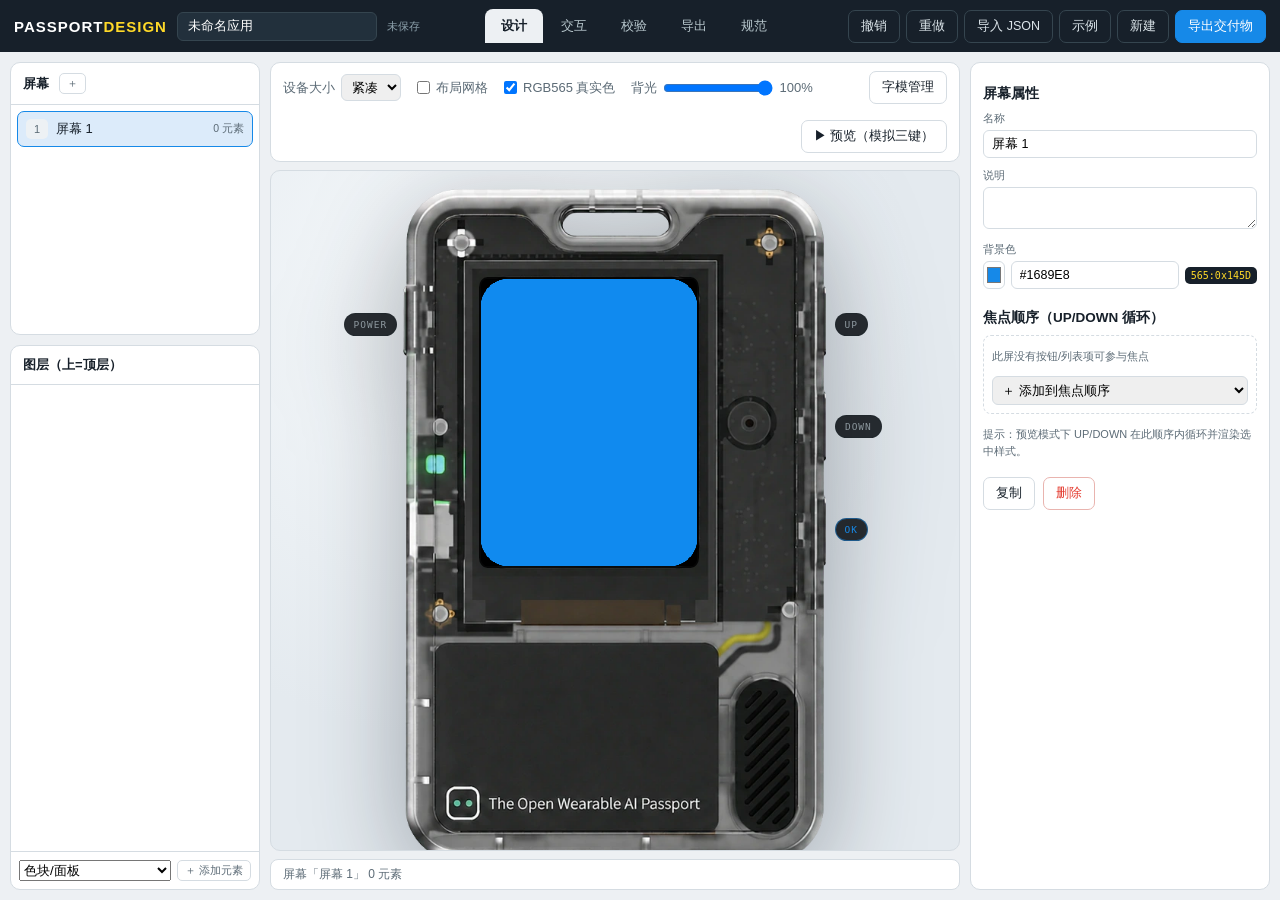
<file: index.html>
<!DOCTYPE html>
<html lang="zh-CN">
<head>
<meta charset="UTF-8">
<meta name="viewport" content="width=device-width, initial-scale=1.0">
<title>Passport Design — AI Passport UI/UX 设计工作台</title>
<link rel="stylesheet" href="css/app.css">
</head>
<body>

<header id="topbar">
  <div class="brand">PASSPORT<span>DESIGN</span></div>
  <input id="projName" class="proj-name" title="应用名称" spellcheck="false">
  <div class="save-state" id="saveState">未保存</div>
  <nav id="tabs">
    <button class="tab active" data-tab="design">设计</button>
    <button class="tab" data-tab="flow">交互</button>
    <button class="tab" data-tab="check">校验</button>
    <button class="tab" data-tab="export">导出</button>
    <button class="tab" data-tab="spec">规范</button>
  </nav>
  <div class="top-actions">
    <button id="btnUndo" class="btn ghost" title="Ctrl+Z">撤销</button>
    <button id="btnRedo" class="btn ghost" title="Ctrl+Y">重做</button>
    <button id="btnImport" class="btn ghost">导入 JSON</button>
    <button id="btnLoadExample" class="btn ghost">示例</button>
    <button id="btnNewDoc" class="btn ghost">新建</button>
    <button id="btnExportTop" class="btn primary">导出交付物</button>
  </div>
</header>

<main>
  <!-- ==================== 设计 ==================== -->
  <section id="tab-design" class="tab-pane active">
    <aside class="left">
      <div class="panel grow">
        <div class="panel-head">
          <span>屏幕</span>
          <button id="btnAddScreen" class="mini">＋</button>
        </div>
        <div id="screensList" class="list"></div>
      </div>
      <div class="panel grow-2">
        <div class="panel-head"><span>图层（上=顶层）</span></div>
        <div id="layersList" class="list"></div>
        <div class="add-row">
          <select id="elTypeSel">
            <option value="rect">色块/面板</option>
            <option value="label">文本</option>
            <option value="button">按钮</option>
            <option value="listItem">列表项</option>
            <option value="progress">进度条</option>
            <option value="arc">圆弧仪表</option>
            <option value="image">图片</option>
            <option value="icon">LVGL 图标</option>
            <option value="battery">电量显示</option>
          </select>
          <button id="btnAddEl" class="mini">＋ 添加元素</button>
        </div>
      </div>
    </aside>

    <div class="center">
      <div class="toolbar">
        <label>设备大小
          <select id="devSizeSel">
            <option value="460" selected>紧凑</option>
            <option value="560">标准</option>
            <option value="680">宽松</option>
            <option value="820">特大</option>
          </select>
        </label>
        <label class="chk"><input type="checkbox" id="chkGrid"> 布局网格</label>
        <label class="chk"><input type="checkbox" id="chkRgb565" checked> RGB565 真实色</label>
        <label class="bl">背光
          <input type="range" id="rangeBacklight" min="0" max="100" value="100">
          <span id="lblBacklight">100%</span>
        </label>
        <button id="btnFonts" class="btn" title="字体与字模（字符清单）管理">字模管理</button>
        <button id="btnPreview" class="btn">▶ 预览（模拟三键）</button>
      </div>

      <div class="canvas-stage" id="canvasStage">
        <div class="device-shell">
          <div class="device-wrap" id="deviceWrap">
            <img class="device-photo" src="assets/device-front.png" alt="FoloToy AI Passport">
            <!-- 屏幕区：对位照片点亮显示区（126,142,284×378 / 605×931，像素扫描测定）-->
            <div class="screen-holder">
              <canvas id="viewCanvas"></canvas>
              <canvas id="overlayCanvas"></canvas>
              <div class="screen-off">屏幕已关闭<br><span>POWER 唤醒</span></div>
            </div>
            <!-- 真机键位：单击=CLICK，长按 500ms=LONG，双击=DOUBLE -->
            <div class="key-chip power" data-key="POWER" title="电源：熄屏 / 唤醒">POWER</div>
            <div class="key-chip up" data-key="UP" title="UP">UP</div>
            <div class="key-chip down" data-key="DOWN" title="DOWN">DOWN</div>
            <div class="key-chip ok" data-key="OK" title="OK">OK</div>
          </div>
          <div class="device-foot">FoloToy AI Passport · 240×320 ST7789P3 · 无触摸屏 · 三键 ADC 阶梯键 · 圆角 30px 遮罩</div>
        </div>
      </div>

      <div class="statusbar" id="statusbar">就绪</div>
    </div>

    <aside class="right">
      <div id="propsPanel" class="panel grow scroll"></div>
    </aside>
  </section>

  <!-- ==================== 交互 ==================== -->
  <section id="tab-flow" class="tab-pane">
    <div class="flow-wrap">
      <div class="panel">
        <div class="panel-head">
          <span>三键绑定矩阵</span>
          <select id="flowScreenSel"></select>
        </div>
        <div id="keyMatrix" class="matrix"></div>
        <div id="flowLegend" class="hint pad"></div>
      </div>
      <div class="panel">
        <div class="panel-head"><span>导航图（点击节点跳转）</span></div>
        <svg id="navGraph" class="nav-graph"></svg>
      </div>
    </div>
  </section>

  <!-- ==================== 校验 ==================== -->
  <section id="tab-check" class="tab-pane">
    <div class="check-page">
      <div class="panel-head big">
        <span>设计规则校验</span>
        <button id="btnRunCheck" class="btn primary">重新校验</button>
      </div>
      <div id="checkSummary" class="check-summary"></div>
      <div id="checkList" class="check-list"></div>
      <div class="hint pad">
        点击任意条目可跳转到对应屏幕/元素。错误必须清零后再导出交付；警告建议修复；
        提示为项目经验（字模、LVGL 池、电量约定等）。规则依据 ai-passport 仓库文档与社区经验。
      </div>
    </div>
  </section>

  <!-- ==================== 导出 ==================== -->
  <section id="tab-export" class="tab-pane">
    <div class="export-wrap">
      <div class="panel">
        <div class="panel-head"><span>交付物（交给开发代理）</span></div>
        <div class="export-actions">
          <button id="btnExportJson" class="btn primary">design.json（UI/UX 数据）</button>
          <button id="btnExportMd" class="btn primary">handoff.md（开发交接文档）</button>
          <button id="btnExportPng" class="btn">屏幕 PNG 快照</button>
          <button id="btnExportAll" class="btn">全部导出</button>
          <button id="btnCopyMd" class="btn ghost">复制交接文档</button>
        </div>
        <div class="hint pad">
          handoff.md 是 UI/UX 的唯一规格来源：逐元素像素级规格 + RGB565 色值 + 字模字符清单 +
          三键交互表 + 行为注记 + 验收清单。开发代理按 ai-passport 的 AGENTS.md / passport-develop 流程实现，
          并以 PNG 快照做逐像素对照。交付前请在「设计」页开预览模式，用真机键位完整走查一遍交互。
        </div>
        <div class="panel-head"><span>字体子集生成命令（如用到自定义子集）</span></div>
        <textarea id="fontCmds" class="code-area" rows="6" readonly></textarea>
        <div class="panel-head"><span>handoff.md 预览</span></div>
        <textarea id="handoffPreview" class="code-area" rows="22" readonly></textarea>
      </div>
    </div>
  </section>

  <!-- ==================== 规范 ==================== -->
  <section id="tab-spec" class="tab-pane">
    <div class="spec-wrap">
      <div class="panel">
        <div class="panel-head">
          <span>规范 · 方法 · 流程</span>
          <div id="specTabs" class="subtabs"></div>
          <button id="btnCopyPrompt" class="btn primary">复制 AI 设计提示词</button>
        </div>
        <div id="specBody"></div>
        <div class="hint pad">
          完整规范文档（供 AI agent 直接读取）：本目录 <code>docs/DESIGN_SPEC.md</code>（数据规范）、
          <code>docs/AI_DESIGN_GUIDE.md</code>（AI 设计流程）、<code>docs/DEV_HANDOFF_GUIDE.md</code>（开发还原指南）。
          AI 设计产出 design.json 后，用顶栏「导入 JSON」载入本工具校验与微调。
        </div>
      </div>
    </div>
  </section>
</main>

<div id="toast"></div>

<script src="js/util.js"></script>
<script src="js/model.js"></script>
<script src="js/example-data.js"></script>
<script src="js/widgets.js"></script>
<script src="js/render.js"></script>
<script src="js/validate.js"></script>
<script src="js/export.js"></script>
<script src="js/docs.js"></script>
<script src="js/editor.js"></script>
<script src="js/interaction.js"></script>
<script src="js/panels.js"></script>
<script src="js/app.js"></script>
</body>
</html>
</file>
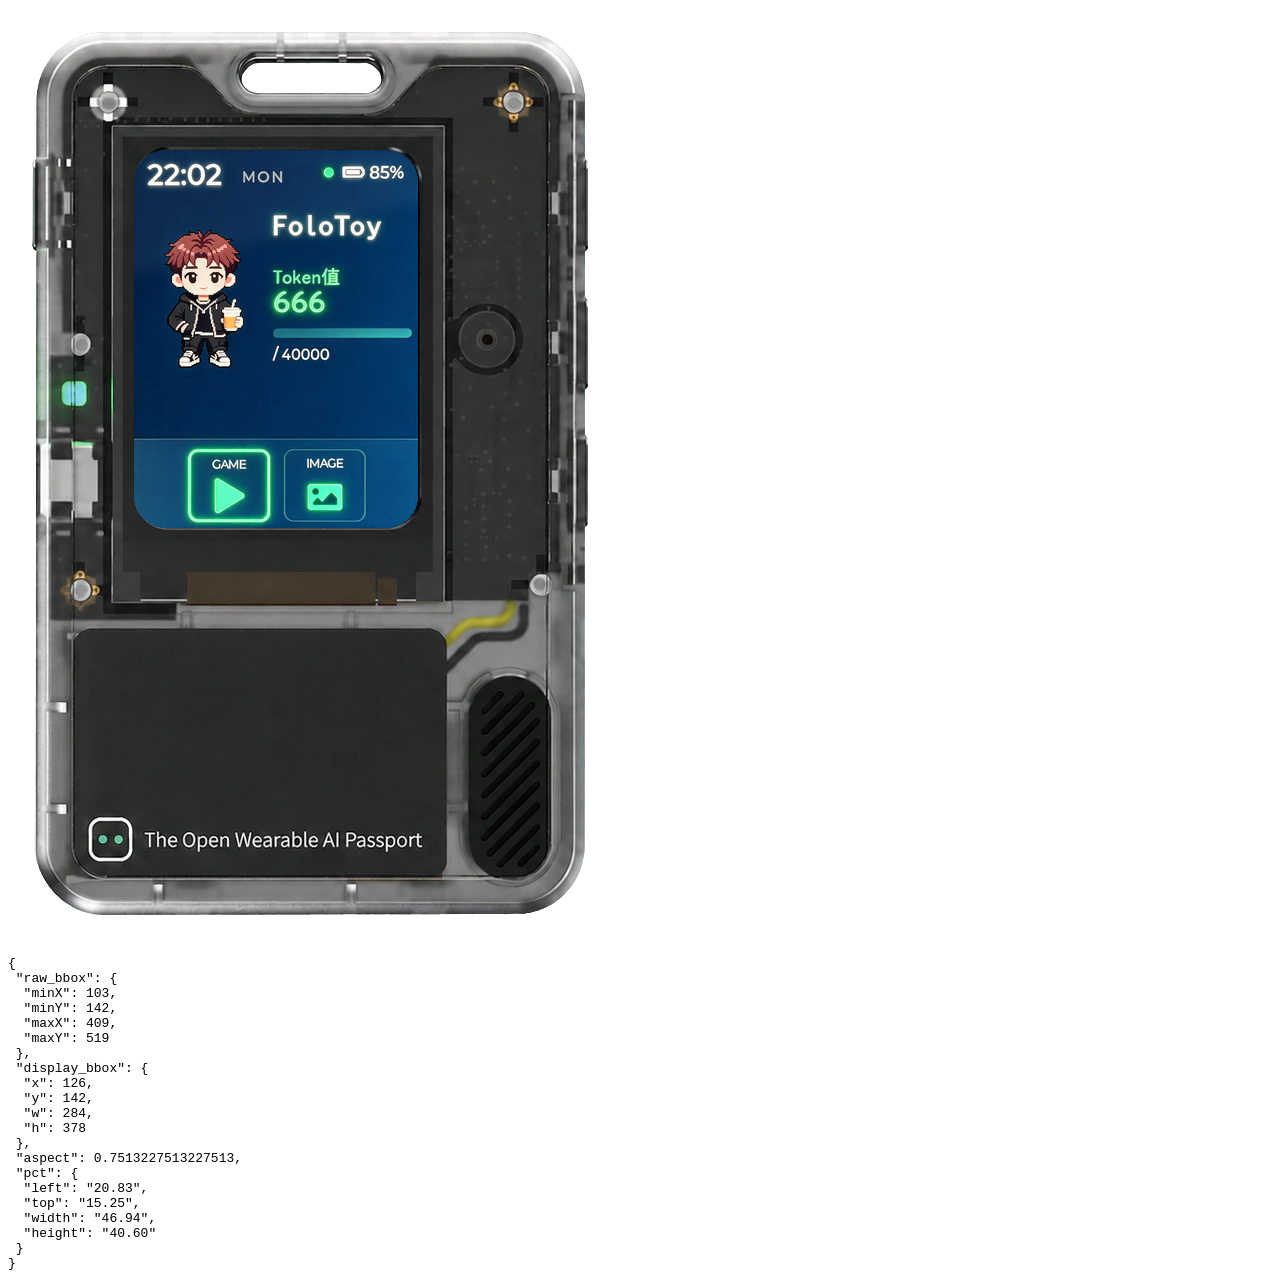
<file: tests/measure-blue.html>
<!DOCTYPE html>
<html><head><meta charset="utf-8"></head>
<body>
<canvas id="c" width="605" height="931"></canvas>
<pre id="out">loading…</pre>
<script>
// 精确测量照片中"点亮显示区"的边界：
// 1) 屏幕内容是蓝/亮色系，机壳是灰/暗色 → 用颜色分类找屏幕像素
// 2) 分行/列统计屏幕像素，取包围盒
const img = new Image();
img.onload = () => {
  const ctx = document.getElementById('c').getContext('2d');
  ctx.drawImage(img, 0, 0);
  const d = ctx.getImageData(0, 0, 605, 931).data;
  function px(x, y) {
    const i = (y * 605 + x) * 4;
    return { r: d[i], g: d[i + 1], b: d[i + 2] };
  }
  // 屏幕内容判定：蓝底 UI（b 明显大于 r）或亮青/绿/黄/红/白内容（亮度高且饱和度高）
  function isScreen(p) {
    const max = Math.max(p.r, p.g, p.b), min = Math.min(p.r, p.g, p.b);
    const sat = max - min;
    const blue = p.b > p.r + 18 && p.b > 60;         // 蓝色 UI 背景/文字
    const vivid = sat > 55 && max > 110;             // 鲜艳内容（绿按钮/黄字/红字）
    return blue || vivid;
  }
  // 在候选区域内求包围盒（逐步收紧，排除机壳上的彩色小件）
  let minX = 999, minY = 999, maxX = -1, maxY = -1;
  const counts = {};
  for (let y = 100; y < 580; y++) {
    for (let x = 100; x < 470; x++) {
      if (isScreen(px(x, y))) {
        if (x < minX) minX = x;
        if (x > maxX) maxX = x;
        if (y < minY) minY = y;
        if (y > maxY) maxY = y;
        counts[y] = (counts[y] || 0) + 1;
      }
    }
  }
  // 行直方图：连续大面积命中才是屏幕
  const rows = Object.keys(counts).map(Number).sort((a, b) => a - b);
  const bigRows = rows.filter(y => counts[y] > 80);
  let minBY = bigRows[0], maxBY = bigRows[bigRows.length - 1];
  // 列直方图
  const colCounts = {};
  for (let y = minBY; y <= maxBY; y++) {
    for (let x = 100; x < 470; x++) {
      if (isScreen(px(x, y))) colCounts[x] = (colCounts[x] || 0) + 1;
    }
  }
  const cols = Object.keys(colCounts).map(Number).sort((a, b) => a - b);
  const bigCols = cols.filter(x => colCounts[x] > 80);
  let minBX = bigCols[0], maxBX = bigCols[bigCols.length - 1];

  document.getElementById('out').textContent = JSON.stringify({
    raw_bbox: { minX, minY, maxX, maxY },
    display_bbox: { x: minBX, y: minBY, w: maxBX - minBX + 1, h: maxBY - minBY + 1 },
    aspect: (maxBX - minBX + 1) / (maxBY - minBY + 1),
    pct: {
      left: (minBX / 605 * 100).toFixed(2),
      top: (minBY / 931 * 100).toFixed(2),
      width: ((maxBX - minBX + 1) / 605 * 100).toFixed(2),
      height: ((maxBY - minBY + 1) / 931 * 100).toFixed(2)
    }
  }, null, 1);
  document.title = 'ready';
};
img.src = '../assets/device-front.png';
</script>
</body></html>
</file>
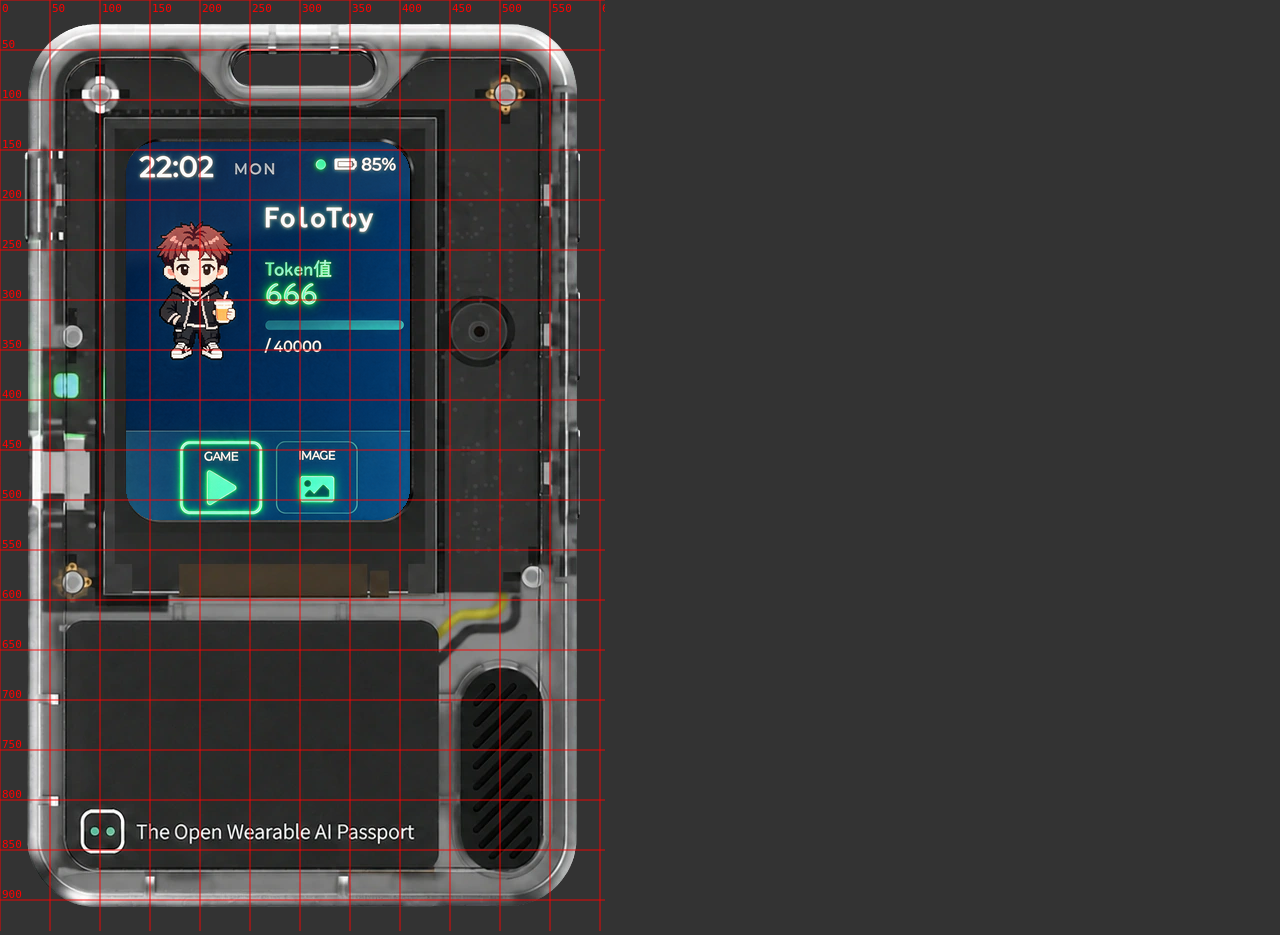
<file: tests/measure-photo.html>
<!DOCTYPE html>
<html><head><meta charset="utf-8"><style>body{margin:0;background:#333}</style></head>
<body>
<canvas id="c" width="605" height="931"></canvas>
<script>
const img = new Image();
img.onload = () => {
  const ctx = document.getElementById('c').getContext('2d');
  ctx.drawImage(img, 0, 0);
  ctx.strokeStyle = 'rgba(255,0,0,0.9)'; ctx.fillStyle = 'red'; ctx.font = '11px monospace';
  for (let x = 0; x <= 605; x += 50) { ctx.beginPath(); ctx.moveTo(x, 0); ctx.lineTo(x, 931); ctx.stroke(); ctx.fillText(x, x + 2, 12); }
  for (let y = 0; y <= 931; y += 50) { ctx.beginPath(); ctx.moveTo(0, y); ctx.lineTo(605, y); ctx.stroke(); ctx.fillText(y, 2, y - 2); }
  document.title = 'ready';
};
img.src = '../assets/device-front.png';
</script>
</body></html>
</file>
<file: css/app.css>
/* passport_design — app.css
   工具界面：浅色工作台 + 深色设备模拟框。设备画布 240×320 最近邻缩放。 */

* { box-sizing: border-box; margin: 0; padding: 0; }

:root {
  --bg: #EDF0F3;
  --panel: #FFFFFF;
  --line: #D5DCE2;
  --ink: #17202A;
  --muted: #5C6B76;
  --accent: #1689E8;
  --accent-dark: #0872C9;
  --yellow: #FFD928;
  --red: #E43B2F;
  --green: #55951D;
  --mono: "Cascadia Code", "JetBrains Mono", Consolas, monospace;
}

html, body { height: 100%; }
body {
  font-family: "Segoe UI", "Microsoft YaHei", "PingFang SC", sans-serif;
  font-size: 13px;
  color: var(--ink);
  background: var(--bg);
  display: flex;
  flex-direction: column;
  overflow: hidden;
}

/* ---------- 顶栏 ---------- */
#topbar {
  display: flex;
  align-items: center;
  gap: 10px;
  padding: 0 14px;
  height: 52px;
  background: #17202A;
  color: #fff;
  flex: 0 0 auto;
}
.brand { font-weight: 800; letter-spacing: 1px; font-size: 15px; }
.brand span { color: var(--yellow); }
.proj-name {
  background: #22303C;
  border: 1px solid #35454F;
  color: #fff;
  border-radius: 6px;
  padding: 6px 10px;
  width: 200px;
  font-size: 13px;
}
.save-state { color: #8FA3AE; font-size: 11px; min-width: 80px; }
#tabs { display: flex; gap: 2px; margin-left: 8px; }
.tab {
  background: transparent;
  color: #B7C6CC;
  border: none;
  padding: 8px 16px;
  border-radius: 8px 8px 0 0;
  cursor: pointer;
  font-size: 13px;
}
.tab:hover { color: #fff; background: #22303C; }
.tab.active { color: var(--ink); background: var(--bg); font-weight: 600; }
.top-actions { margin-left: auto; display: flex; gap: 6px; }

/* ---------- 按钮 ---------- */
.btn {
  border: 1px solid var(--line);
  background: #fff;
  color: var(--ink);
  border-radius: 7px;
  padding: 7px 12px;
  cursor: pointer;
  font-size: 12.5px;
}
.btn:hover { border-color: var(--accent); color: var(--accent-dark); }
.btn.primary { background: var(--accent); border-color: var(--accent); color: #fff; }
.btn.primary:hover { background: var(--accent-dark); }
.btn.ghost { background: transparent; color: #DCE5EA; border-color: #35454F; }
.btn.ghost:hover { border-color: var(--yellow); color: var(--yellow); }
.panel .btn.ghost { color: var(--ink); border-color: var(--line); }
.panel .btn.ghost:hover { border-color: var(--accent); color: var(--accent-dark); }
.btn.danger { color: var(--red); border-color: #E9B4AF; }
.btn.danger:hover { background: var(--red); color: #fff; border-color: var(--red); }
.btn.active { background: var(--yellow); border-color: var(--yellow); color: var(--ink); }
.mini {
  border: 1px solid var(--line);
  background: #fff;
  border-radius: 5px;
  padding: 2px 7px;
  cursor: pointer;
  font-size: 11px;
  color: var(--muted);
}
.mini:hover { border-color: var(--accent); color: var(--accent-dark); }
.mini.danger:hover { border-color: var(--red); color: var(--red); }

/* ---------- 布局 ---------- */
main { flex: 1; overflow: hidden; }
.tab-pane { display: none; height: 100%; }
.tab-pane.active { display: flex; }

#tab-design { gap: 10px; padding: 10px; }
aside.left, aside.right {
  width: 250px;
  flex: 0 0 auto;
  display: flex;
  flex-direction: column;
  gap: 10px;
  min-height: 0;
}
aside.right { width: 300px; }
.center { flex: 1; display: flex; flex-direction: column; gap: 8px; min-width: 0; }

.panel {
  background: var(--panel);
  border: 1px solid var(--line);
  border-radius: 10px;
  display: flex;
  flex-direction: column;
  min-height: 0;
}
.panel.grow { flex: 1; }
.panel.grow-2 { flex: 2; }
.panel.scroll { overflow-y: auto; padding: 12px; }
.panel-head {
  display: flex;
  align-items: center;
  gap: 10px;
  padding: 10px 12px;
  border-bottom: 1px solid var(--line);
  font-weight: 600;
  flex: 0 0 auto;
}
.panel-head.big { font-size: 15px; padding: 14px 16px; }
.panel-head .subtabs { display: flex; gap: 4px; margin-left: 8px; }
.panel-head .btn { margin-left: auto; }
.subtab {
  border: 1px solid var(--line);
  background: #F4F6F8;
  border-radius: 6px;
  padding: 4px 10px;
  cursor: pointer;
  font-size: 12px;
}
.subtab.active { background: var(--accent); color: #fff; border-color: var(--accent); }

/* ---------- 列表 ---------- */
.list { overflow-y: auto; flex: 1; padding: 6px; }
.list-row {
  display: flex;
  align-items: center;
  gap: 8px;
  padding: 7px 8px;
  border-radius: 7px;
  cursor: pointer;
  border: 1px solid transparent;
}
.list-row:hover { background: #F0F5FA; }
.list-row.active { background: #DCEBFA; border-color: var(--accent); }
.row-idx {
  width: 22px; height: 20px;
  display: flex; align-items: center; justify-content: center;
  background: #EDF1F4;
  border-radius: 5px;
  font-size: 11px;
  color: var(--muted);
  flex: 0 0 auto;
}
.row-name { flex: 1; white-space: nowrap; overflow: hidden; text-overflow: ellipsis; }
.row-sub { font-size: 10.5px; color: var(--muted); flex: 0 0 auto; }
.row-actions { display: none; gap: 2px; }
.list-row:hover .row-actions { display: flex; }
.row-actions.pad { display: flex; gap: 8px; margin-top: 12px; }

.add-row {
  display: flex;
  gap: 6px;
  padding: 8px;
  border-top: 1px solid var(--line);
}
.add-row select { flex: 1; }

/* ---------- 工具条 / 画布 ---------- */
.toolbar {
  display: flex;
  align-items: center;
  gap: 16px;
  background: var(--panel);
  border: 1px solid var(--line);
  border-radius: 10px;
  padding: 8px 12px;
  flex-wrap: wrap;
}
.toolbar label { display: flex; align-items: center; gap: 6px; color: var(--muted); }
.toolbar select { padding: 4px 6px; border: 1px solid var(--line); border-radius: 6px; }
.toolbar .chk { cursor: pointer; }
.toolbar .bl input[type=range] { width: 110px; }
.toolbar .btn { margin-left: auto; }

.canvas-stage {
  flex: 1;
  display: flex;
  align-items: center;
  justify-content: center;
  overflow: auto;
  background:
    radial-gradient(circle at 30% 20%, #F7FAFC 0, #E4EAEF 60%);
  border: 1px solid var(--line);
  border-radius: 10px;
  min-height: 0;
}
.statusbar {
  background: var(--panel);
  border: 1px solid var(--line);
  border-radius: 8px;
  padding: 6px 12px;
  color: var(--muted);
  font-size: 12px;
  flex: 0 0 auto;
}

/* ---------- 真机设备壳（产品照 + 屏幕对位 + 键位贴片）---------- */
.device-shell {
  margin: auto;
  display: flex;
  flex-direction: column;
  align-items: center;
  gap: 10px;
}
.device-wrap {
  position: relative;
  width: 460px;              /* 设备大小由 #devSizeSel 控制 */
  max-width: 100%;
  filter: drop-shadow(0 22px 50px rgba(20, 30, 40, 0.35));
}
.device-photo { width: 100%; display: block; border-radius: 18px; }
.device-foot { color: var(--muted); font-size: 10.5px; letter-spacing: 0.5px; }

/* 屏幕区：对位照片点亮显示区（126,142,284×378 / 605×931 → 百分比，像素扫描测定，比例≈3:4），画布 100% 填满 */
.screen-holder {
  position: absolute;
  left: 20.83%;
  top: 15.25%;
  width: 46.94%;
  height: 40.60%;
  border-radius: 3%;
  overflow: hidden;
  background: #000;
  box-shadow: 0 0 0 2px rgba(0, 0, 0, 0.85);
}
#viewCanvas {
  position: absolute;
  inset: 0;
  width: 100%;
  height: 100%;
  image-rendering: pixelated;
  cursor: default;
}
#overlayCanvas {
  position: absolute;
  inset: 0;
  width: 100%;
  height: 100%;
  pointer-events: none;
}
.screen-off {
  position: absolute;
  inset: 0;
  background: #05070a;
  color: #8d989f;
  display: none;
  align-items: center;
  justify-content: center;
  text-align: center;
  font-size: 12px;
  line-height: 1.9;
}
.screen-off span { font-size: 10px; color: #4a555c; }
.device-wrap.off .screen-off { display: flex; }

/* 键位贴片（长按 500ms=LONG，双击=DOUBLE） */
.key-chip {
  position: absolute;
  padding: 5px 9px;
  border-radius: 999px;
  border: 1px solid rgba(23, 32, 42, 0.25);
  background: rgba(13, 18, 22, 0.88);
  color: #8d989f;
  font-family: var(--mono);
  font-size: 9.5px;
  letter-spacing: 1px;
  cursor: pointer;
  user-select: none;
  z-index: 4;
}
.key-chip:hover { border-color: var(--accent); color: var(--accent); }
.key-chip.pressed {
  background: var(--accent);
  color: #fff;
  border-color: var(--accent);
  box-shadow: 0 0 14px rgba(22, 137, 232, 0.55);
}
.key-chip.power { left: -9%; top: 20%; }
.key-chip.up { right: -5%; top: 20%; }
.key-chip.down { right: -8%; top: 34.5%; }
.key-chip.ok { right: -5%; top: 49%; border-color: rgba(22, 137, 232, 0.5); color: var(--accent); }
.previewing .key-chip { border-color: var(--yellow); }
.previewing .key-chip:hover { border-color: var(--yellow); color: var(--yellow); }

/* ---------- 属性面板 ---------- */
#propsPanel h3 { font-size: 13.5px; margin: 10px 0 8px; display: flex; align-items: center; gap: 8px; }
#propsPanel h4 { font-size: 12px; margin: 14px 0 6px; color: var(--muted); }
.badge {
  background: #EDF1F4;
  border-radius: 5px;
  padding: 2px 7px;
  font-size: 10.5px;
  color: var(--muted);
  font-weight: 400;
}
.field { margin-bottom: 10px; }
.field > label { display: block; font-size: 11px; color: var(--muted); margin-bottom: 4px; }
.field input[type=text], .field input[type=number], .field select, .field textarea {
  width: 100%;
  border: 1px solid var(--line);
  border-radius: 6px;
  padding: 6px 8px;
  font-size: 12.5px;
  font-family: inherit;
}
.field textarea { resize: vertical; }
.field input:focus, .field select:focus, .field textarea:focus {
  outline: none;
  border-color: var(--accent);
  box-shadow: 0 0 0 2px rgba(22, 137, 232, 0.15);
}
.hint { color: var(--muted); font-size: 11px; line-height: 1.6; margin: 4px 0; }
.hint.pad { padding: 10px 14px; }
.hint code { background: #EDF1F4; padding: 1px 5px; border-radius: 4px; }

.geo-grid { display: grid; grid-template-columns: 1fr 1fr; gap: 6px; }
.color-wrap { display: flex; align-items: center; gap: 6px; }
.color-wrap input[type=color] { width: 34px; height: 28px; border: 1px solid var(--line); border-radius: 6px; padding: 1px; background: #fff; }
.color-wrap .hex { width: 90px; font-family: var(--mono); font-size: 11.5px; }
.rgb565-badge {
  font-family: var(--mono);
  font-size: 10px;
  background: #17202A;
  color: var(--yellow);
  border-radius: 5px;
  padding: 3px 6px;
}
.check-wrap { display: flex; align-items: center; gap: 6px; margin: 8px 0; cursor: pointer; }

.focus-box { border: 1px dashed var(--line); border-radius: 8px; padding: 8px; margin-bottom: 8px; }
.focus-row { display: flex; align-items: center; gap: 4px; padding: 3px 0; }
.focus-row span { flex: 1; font-size: 12px; }
.focus-box select { width: 100%; margin-top: 6px; padding: 5px; border: 1px solid var(--line); border-radius: 6px; }

/* ---------- 交互页 ---------- */
#tab-flow { padding: 10px; }
.flow-wrap { display: flex; gap: 10px; width: 100%; min-height: 0; }
.flow-wrap .panel { flex: 1; overflow-y: auto; }
.matrix { padding: 8px 12px; }
.matrix-head, .matrix-row {
  display: grid;
  grid-template-columns: 130px 140px 170px 1fr;
  gap: 8px;
  align-items: center;
  padding: 5px 0;
}
.matrix-head { font-size: 11px; color: var(--muted); border-bottom: 1px solid var(--line); }
.matrix-group {
  margin: 10px 0 2px;
  font-weight: 700;
  font-size: 12px;
  color: var(--accent-dark);
}
.matrix-row select, .matrix-row input {
  border: 1px solid var(--line);
  border-radius: 6px;
  padding: 5px 7px;
  font-size: 12px;
  width: 100%;
}
.matrix-row.dim { opacity: 0.65; }
.ev-name { display: flex; align-items: center; gap: 6px; font-family: var(--mono); font-size: 11.5px; }
.tag {
  background: #FFF3C4;
  color: #8A6D00;
  border-radius: 4px;
  font-size: 9.5px;
  padding: 1px 5px;
}
.nav-graph { width: 100%; height: 340px; }

/* ---------- 校验页 ---------- */
#tab-check { padding: 10px; }
.check-page {
  width: 100%;
  background: var(--panel);
  border: 1px solid var(--line);
  border-radius: 10px;
  overflow-y: auto;
}
.check-summary {
  padding: 12px 16px;
  font-weight: 700;
  font-size: 14px;
}
.check-summary.bad { background: #FCE9E7; color: var(--red); }
.check-summary.warn { background: #FFF6DA; color: #8A6D00; }
.check-summary.good { background: #E9F4DC; color: var(--green); }
.check-list { padding: 0 12px 12px; }
.check-item {
  display: flex;
  align-items: baseline;
  gap: 10px;
  padding: 9px 12px;
  border: 1px solid var(--line);
  border-radius: 8px;
  margin-bottom: 6px;
  cursor: pointer;
}
.check-item:hover { border-color: var(--accent); }
.check-item .lv {
  flex: 0 0 auto;
  font-size: 10.5px;
  border-radius: 4px;
  padding: 2px 7px;
  color: #fff;
}
.check-item.error .lv { background: var(--red); }
.check-item.warn .lv { background: #D8A400; }
.check-item.info .lv { background: #7B8F9C; }
.check-item.ok { color: var(--green); }
.check-item .code { font-family: var(--mono); font-size: 11px; color: var(--muted); flex: 0 0 auto; }

/* ---------- 导出页 ---------- */
#tab-export { padding: 10px; overflow-y: auto; }
.export-wrap { width: 100%; max-width: 1100px; margin: 0 auto; }
.export-actions { display: flex; gap: 8px; padding: 12px 14px; flex-wrap: wrap; }
.code-area {
  margin: 0 14px 12px;
  width: calc(100% - 28px);
  border: 1px solid var(--line);
  border-radius: 8px;
  padding: 10px;
  font-family: var(--mono);
  font-size: 11.5px;
  line-height: 1.55;
  resize: vertical;
  background: #FAFBFC;
}

/* ---------- 规范页 ---------- */
#tab-spec { padding: 10px; overflow-y: auto; }
.spec-wrap { width: 100%; max-width: 1100px; margin: 0 auto; }
.doc-pre {
  margin: 12px 14px;
  padding: 14px;
  background: #FAFBFC;
  border: 1px solid var(--line);
  border-radius: 8px;
  font-family: var(--mono);
  font-size: 11.5px;
  line-height: 1.65;
  white-space: pre-wrap;
  word-break: break-word;
}
#specBody textarea {
  width: calc(100% - 28px);
  margin: 10px 14px;
  border: 1px solid var(--line);
  border-radius: 8px;
  padding: 10px;
  font-family: inherit;
  font-size: 12.5px;
}

/* ---------- 模态确认 ---------- */
.cm-mask {
  position: fixed;
  inset: 0;
  background: rgba(23, 32, 42, 0.55);
  display: flex;
  align-items: center;
  justify-content: center;
  z-index: 90;
}
.cm-panel {
  width: 420px;
  max-width: 90%;
  background: #fff;
  border-radius: 14px;
  padding: 22px 24px;
  box-shadow: 0 24px 70px rgba(0, 0, 0, 0.3);
  outline: none;
}
.cm-panel h3 { margin-bottom: 10px; font-size: 15px; }
.cm-msg { color: var(--muted); font-size: 12.5px; line-height: 1.8; }
.cm-foot {
  display: flex;
  justify-content: flex-end;
  gap: 8px;
  margin-top: 18px;
}
.cm-foot .btn { min-width: 76px; }

/* ---------- 字模管理弹窗 ---------- */
.fm-mask {
  position: fixed;
  inset: 0;
  background: rgba(23, 32, 42, 0.55);
  display: flex;
  align-items: center;
  justify-content: center;
  z-index: 80;
}
.fm-panel {
  width: 680px;
  max-width: 92%;
  max-height: 84vh;
  overflow-y: auto;
  background: #fff;
  border-radius: 14px;
  padding: 20px 22px;
  box-shadow: 0 24px 70px rgba(0, 0, 0, 0.3);
}
.fm-panel h3 { margin-bottom: 6px; }
.fm-card {
  border: 1px solid var(--line);
  border-radius: 10px;
  padding: 12px;
  margin: 12px 0;
}
.fm-head {
  display: flex;
  gap: 8px;
  align-items: center;
  flex-wrap: wrap;
}
.fm-head input, .fm-head select {
  border: 1px solid var(--line);
  border-radius: 6px;
  padding: 6px 8px;
  font-size: 12px;
}
.fm-name { flex: 2; min-width: 140px; }
.fm-sym { flex: 2; min-width: 140px; font-family: var(--mono); }
.fm-base { display: flex; align-items: center; gap: 5px; font-size: 11px; color: var(--muted); cursor: pointer; }
.fm-charset {
  width: 100%;
  border: 1px solid var(--line);
  border-radius: 6px;
  padding: 8px;
  font-family: var(--mono);
  font-size: 12px;
  resize: vertical;
}
.fm-stat {
  display: flex;
  align-items: center;
  gap: 10px;
  flex-wrap: wrap;
  margin-top: 8px;
  font-size: 11px;
  color: var(--muted);
}
.fm-stat .btn.sm { padding: 4px 10px; font-size: 11px; }
.fm-missing { color: var(--red); font-weight: 600; }
.fm-ok { color: var(--green); font-weight: 600; }
.fm-foot { display: flex; justify-content: flex-end; margin-top: 14px; }

/* ---------- 提示条 ---------- */
#toast {
  position: fixed;
  right: 18px;
  bottom: 18px;
  display: flex;
  flex-direction: column;
  gap: 8px;
  z-index: 100;
}
.toast-msg {
  background: #17202A;
  color: #fff;
  border-radius: 8px;
  padding: 10px 16px;
  font-size: 12.5px;
  box-shadow: 0 8px 24px rgba(0,0,0,0.25);
  opacity: 1;
  transition: opacity 0.4s;
  max-width: 380px;
}
.toast-msg.ok { background: var(--green); }
.toast-msg.err { background: var(--red); }
.toast-msg.fade { opacity: 0; }

/* 滚动条 */
::-webkit-scrollbar { width: 9px; height: 9px; }
::-webkit-scrollbar-thumb { background: #C3CDD5; border-radius: 5px; }
::-webkit-scrollbar-track { background: transparent; }
</file>
